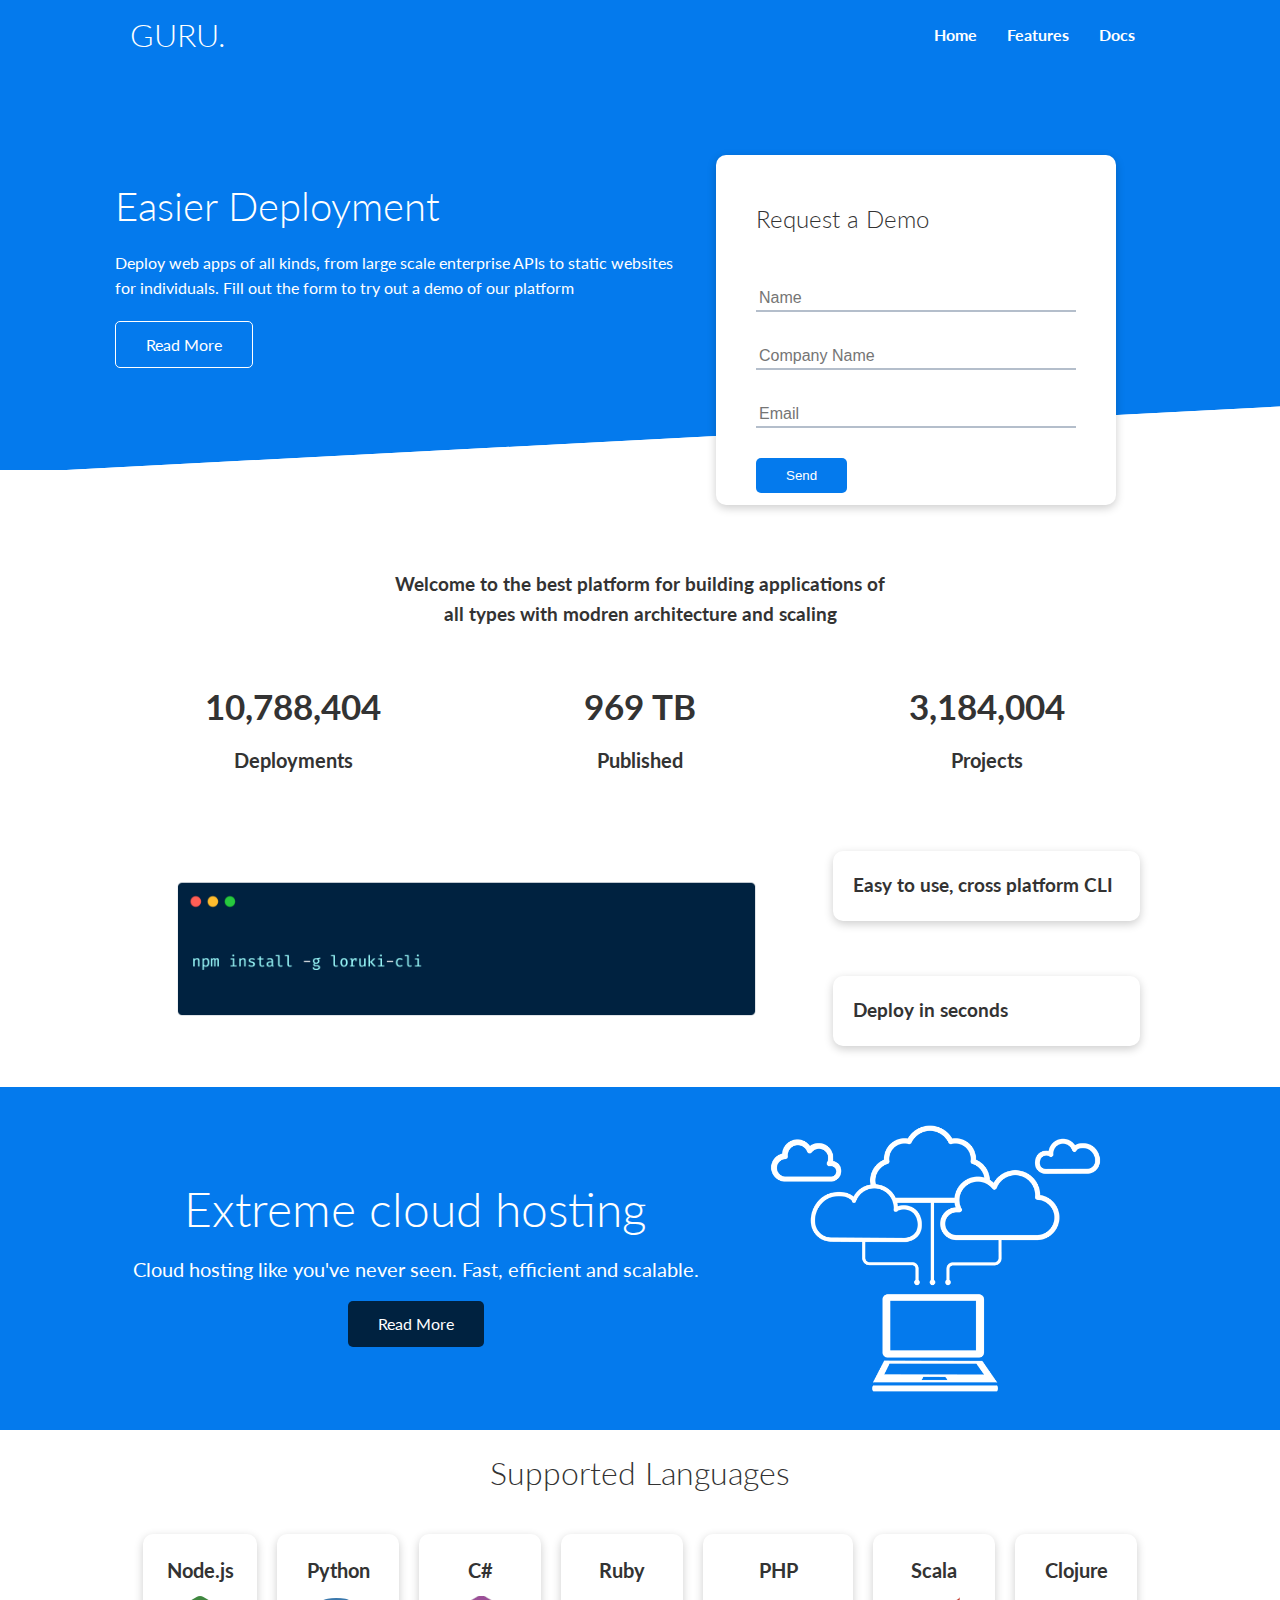
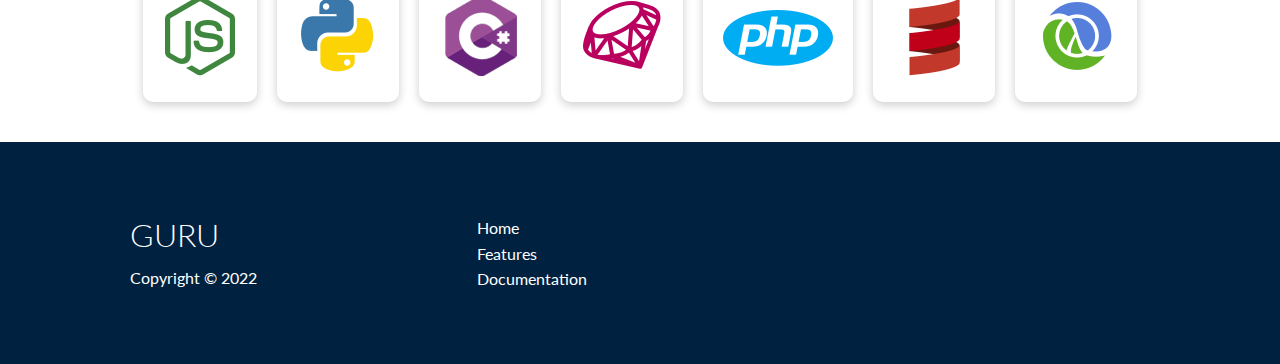
<file: index.html>
<!DOCTYPE html>
<html lang="en">

<head>
    <meta charset="UTF-8">
    <meta http-equiv="X-UA-Compatible" content="IE=edge">
    <meta name="viewport" content="width=device-width, initial-scale=1.0">

    <link rel="stylesheet" href="https://cdnjs.cloudflare.com/ajax/libs/font-awesome/6.0.0-beta2/css/all.min.css"
        integrity="sha512-YWzhKL2whUzgiheMoBFwW8CKV4qpHQAEuvilg9FAn5VJUDwKZZxkJNuGM4XkWuk94WCrrwslk8yWNGmY1EduTA=="
        crossorigin="anonymous" referrerpolicy="no-referrer" />

    <link rel="stylesheet" href="./css/utilities.css">
    <link rel="stylesheet" href="./css/style.css">

    <title>GURU | cloud hosting for everyone.</title>
</head>

<body>

    <div class="navbar">

        <div class="container flex">

            <h1 class="logo">GURU.</h1>

            <nav>

                <ul>

                    <li>
                        <a href="index.html">Home</a>
                    </li>

                    <li>
                        <a href="features.html">Features</a>
                    </li>

                    <li>
                        <a href="docs.html">Docs</a>
                    </li>
                </ul>
            </nav>
        </div>
    </div>

    <section class="showcase">

        <div class="container grid">

            <div class="showcase-text">

                <h1>Easier Deployment</h1>

                <p>Deploy web apps of all kinds, from large scale enterprise APIs to static websites for individuals.
                    Fill out the form to try out a demo of our platform</p>

                <a href="features.html" class="btn btn-outline">Read More</a>
            </div>

            <div class="showcase-form card">

                <h2>Request a Demo</h2>

                <form name="contact" method="post" netlify-honeypot="bot-field" data-netlify="true">

                    <input type="hidden" name="form-name" value="contact">
                    <p class="hidden">
                        <label>
                            Don't fill this out if you're human: <input name="bot-field" />
                        </label>
                    </p>

                    <div class="form-control">
                        <input type="text" name="name" placeholder="Name" required>
                    </div>

                    <div class="form-control">
                        <input type="text" name="company" placeholder="Company Name" required>
                    </div>

                    <div class="form-control">
                        <input type="email" name="email" placeholder="Email" required>
                    </div>

                    <input type="submit" value="Send" class="btn btn-primary">
                </form>
            </div>
        </div>
    </section>

    <section class="stats">

        <div class="container">

            <h3 class="stats-heading text-center m-y-1">
                Welcome to the best platform for building applications of all types with modren architecture and scaling
            </h3>

            <div class="grid grid-3 text-center m-y-4">

                <div>

                    <i class="fas fa-server fa-3x"></i>

                    <h3>10,788,404</h3>

                    <p class="text-secondary">Deployments</p>
                </div>

                <div>

                    <i class="fas fa-upload fa-3x"></i>

                    <h3>969 TB</h3>

                    <p class="text-secondary">Published</p>
                </div>

                <div>

                    <i class="fas fa-project-diagram fa-3x"></i>

                    <h3>3,184,004</h3>

                    <p class="text-secondary">Projects</p>
                </div>
            </div>
        </div>
    </section>

    <section class="cli">

        <div class="container grid">

            <img src="./images/cli.png" />

            <div class="card">
                <h3>Easy to use, cross platform CLI</h3>
            </div>

            <div class="card">
                <h3>Deploy in seconds</h3>
            </div>
        </div>
    </section>

    <section class="cloud bg-primary m-y-2 p-y-2">

        <div class="container grid">

            <div class="text-center">

                <h2 class="lg">
                    Extreme cloud hosting
                </h2>

                <p class="m-y-1 p-big">
                    Cloud hosting like you've never seen. Fast, efficient and scalable.
                </p>

                <a href="features.html" class="btn btn-dark">Read More</a>
            </div>

            <img src="./images/cloud.png" />
        </div>
    </section>

    <section class="languages">

        <h2 class="md text-center m-y-2">
            Supported Languages
        </h2>

        <div class="container flex">

            <div class="card">
                <h4>Node.js</h4>
                <img src="./images/logos/node.png" />
            </div>

            <div class="card">
                <h4>Python</h4>
                <img src="./images/logos/python.png" />
            </div>

            <div class="card">
                <h4>C#</h4>
                <img src="./images/logos/csharp.png" />
            </div>

            <div class="card">
                <h4>Ruby</h4>
                <img src="./images/logos/ruby.png" />
            </div>

            <div class="card">
                <h4>PHP</h4>
                <img src="./images/logos/php.png" />
            </div>

            <div class="card">
                <h4>Scala</h4>
                <img src="./images/logos/scala.png" />
            </div>

            <div class="card">
                <h4>Clojure</h4>
                <img src="./images/logos/clojure.png" />
            </div>
        </div>
    </section>

    <footer class="footer bg-dark p-y-5">

        <div class="container grid grid-3">

            <div>
                <h1>GURU</h1>
                <p>Copyright &copy; 2022</p>
            </div>

            <nav>
                <ul>
                    <li>
                        <a href="index.html">Home</a>
                    </li>

                    <li>
                        <a href="features.html">Features</a>
                    </li>

                    <li>
                        <a href="docs.html">Documentation</a>
                    </li>
                </ul>
            </nav>

            <div class="social">

                <a href="#">
                    <i class="fab fa-facebook fa-2x"></i>
                </a>

                <a href="#">
                    <i class="fab fa-twitter fa-2x"></i>
                </a>

                <a href="#">
                    <i class="fab fa-github fa-2x"></i>
                </a>

                <a href="#">
                    <i class="fab fa-linkedin fa-2x"></i>
                </a>
            </div>
        </div>
    </footer>
</body>

</html>
</file>
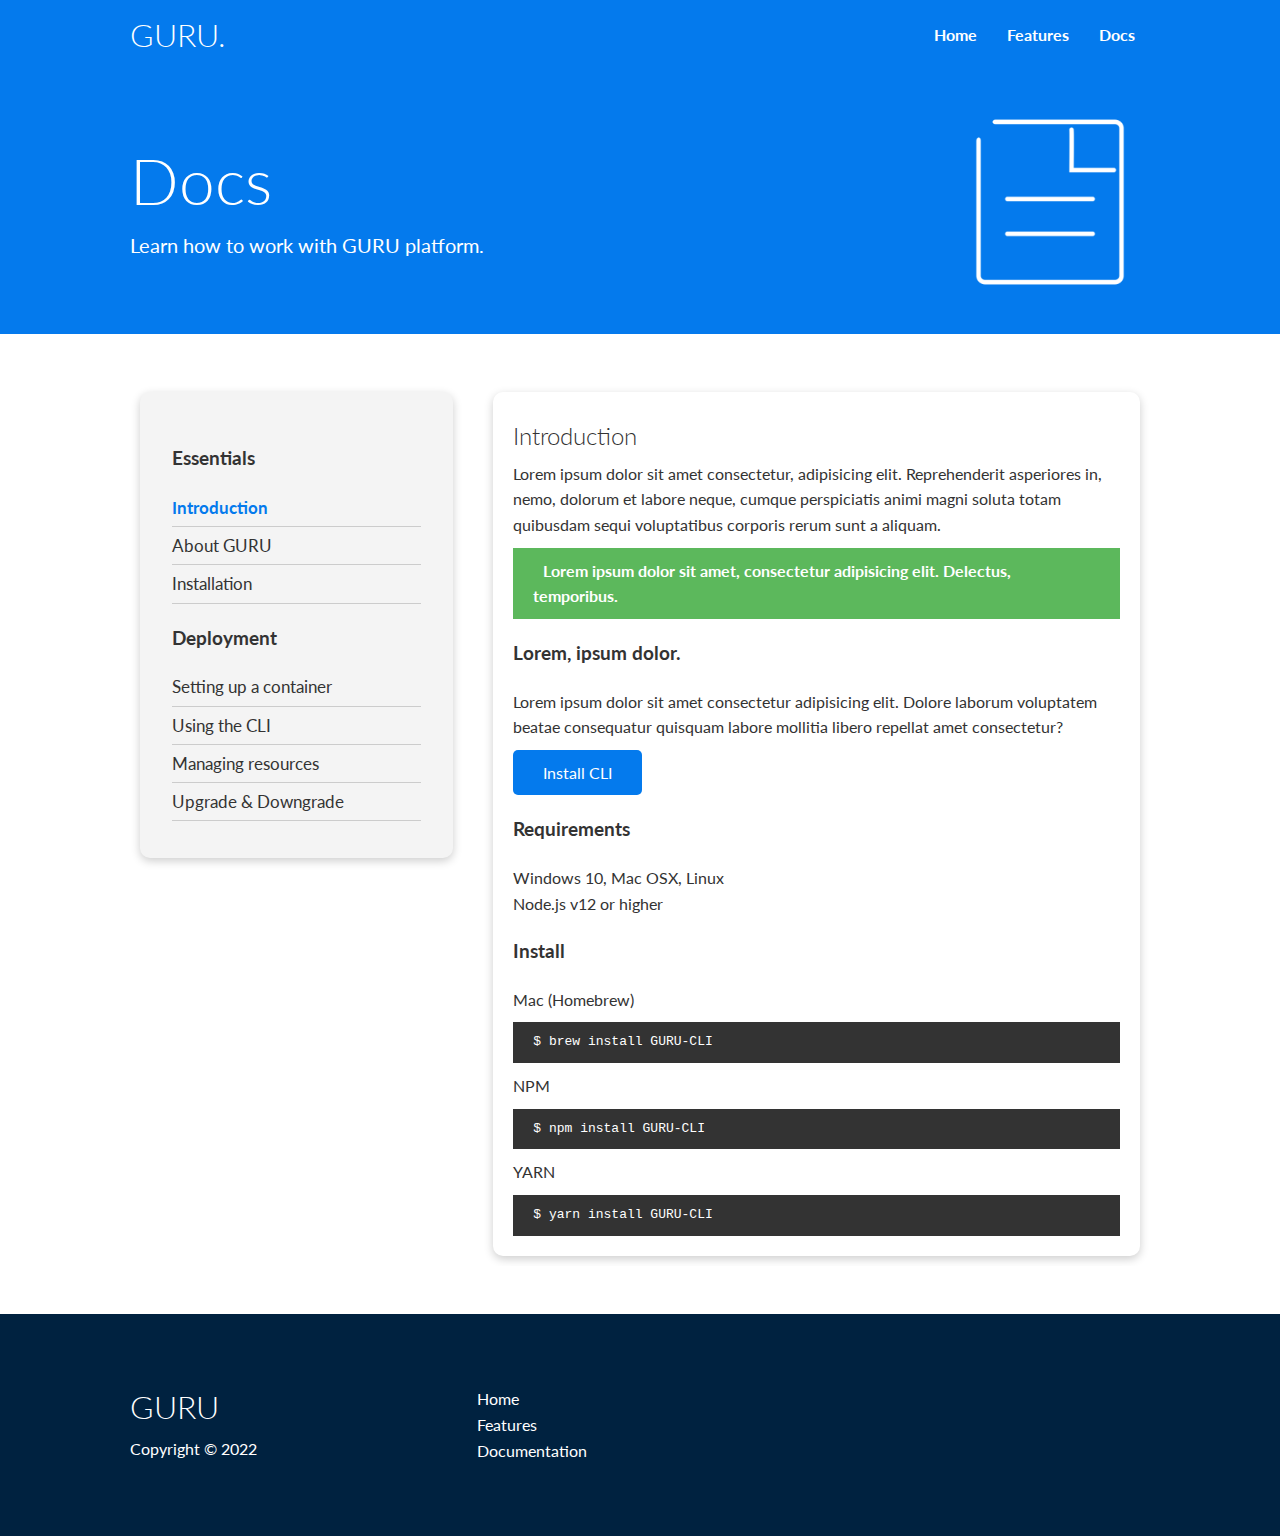
<file: docs.html>
<!DOCTYPE html>
<html lang="en">

<head>
    <meta charset="UTF-8">
    <meta http-equiv="X-UA-Compatible" content="IE=edge">
    <meta name="viewport" content="width=device-width, initial-scale=1.0">

    <link rel="stylesheet" href="https://cdnjs.cloudflare.com/ajax/libs/font-awesome/6.0.0-beta2/css/all.min.css"
        integrity="sha512-YWzhKL2whUzgiheMoBFwW8CKV4qpHQAEuvilg9FAn5VJUDwKZZxkJNuGM4XkWuk94WCrrwslk8yWNGmY1EduTA=="
        crossorigin="anonymous" referrerpolicy="no-referrer" />

    <link rel="stylesheet" href="./css/utilities.css">
    <link rel="stylesheet" href="./css/style.css">

    <title>GURU | cloud hosting for everyone.</title>
</head>

<body>

    <div class="navbar">

        <div class="container flex">

            <h1 class="logo">GURU.</h1>

            <nav>

                <ul>

                    <li>
                        <a href="index.html">Home</a>
                    </li>

                    <li>
                        <a href="features.html">Features</a>
                    </li>

                    <li>
                        <a href="docs.html">Docs</a>
                    </li>
                </ul>
            </nav>
        </div>
    </div>

    <section class="docs bg-primary p-y-3">

        <div class="container grid">

            <div>

                <h1 class="xl">Docs</h1>

                <p class="p-big">
                    Learn how to work with GURU platform.
                </p>
            </div>

            <img src="./images/docs.png" />
        </div>
    </section>

    <section class="docs-main m-y-4">

        <div class="container grid">

            <div class="card bg-light p-3">

                <h3 class="m-y-2">Essentials</h3>

                <nav>

                    <ul>

                        <li>
                            <a class="text-primary" href="#">Introduction</a>
                        </li>

                        <li>
                            <a href="#">About GURU</a>
                        </li>

                        <li>
                            <a href="#">Installation</a>
                        </li>
                    </ul>
                </nav>

                <h3 class="m-y-2">Deployment</h3>

                <nav>

                    <ul>

                        <li>
                            <a href="#">Setting up a container</a>
                        </li>

                        <li>
                            <a href="#">Using the CLI</a>
                        </li>

                        <li>
                            <a href="#">Managing resources</a>
                        </li>

                        <li>
                            <a href="#">Upgrade & Downgrade</a>
                        </li>
                    </ul>
                </nav>
            </div>

            <div class="card">

                <h2>Introduction</h2>

                <p>
                    Lorem ipsum dolor sit amet consectetur, adipisicing elit. Reprehenderit asperiores in, nemo, dolorum et labore neque, cumque perspiciatis animi magni soluta totam quibusdam sequi voluptatibus corporis rerum sunt a aliquam.
                </p>

                <div class="alert alert-success">

                    <i class="fas fa-info"></i>

                    Lorem ipsum dolor sit amet, consectetur adipisicing elit. Delectus, temporibus.
                </div>

                <h3>Lorem, ipsum dolor.</h3>
                <p>
                    Lorem ipsum dolor sit amet consectetur adipisicing elit. Dolore laborum voluptatem beatae consequatur quisquam labore mollitia libero repellat amet consectetur?
                </p>

                <a href="#" class="btn btn-primary">Install CLI</a>

                <h3>Requirements</h3>
                <ul>
                    <li>Windows 10, Mac OSX, Linux</li>
                    <li>Node.js v12 or higher</li>
                </ul>

                <h3>Install</h3>
                <p>Mac (Homebrew)</p>
                <pre><code>$ brew install GURU-CLI</code></pre>

                <p>NPM</p>
                <pre><code>$ npm install GURU-CLI</code></pre>

                <p>YARN</p>
                <pre><code>$ yarn install GURU-CLI</code></pre>
            </div>
        </div>
    </section>

    <footer class="footer bg-dark p-y-5">

        <div class="container grid grid-3">

            <div>
                <h1>GURU</h1>
                <p>Copyright &copy; 2022</p>
            </div>

            <nav>
                <ul>
                    <li>
                        <a href="index.html">Home</a>
                    </li>

                    <li>
                        <a href="features.html">Features</a>
                    </li>

                    <li>
                        <a href="docs.html">Documentation</a>
                    </li>
                </ul>
            </nav>

            <div class="social">

                <a href="#">
                    <i class="fab fa-facebook fa-2x"></i>
                </a>

                <a href="#">
                    <i class="fab fa-twitter fa-2x"></i>
                </a>

                <a href="#">
                    <i class="fab fa-github fa-2x"></i>
                </a>

                <a href="#">
                    <i class="fab fa-linkedin fa-2x"></i>
                </a>
            </div>
        </div>
    </footer>
</file>
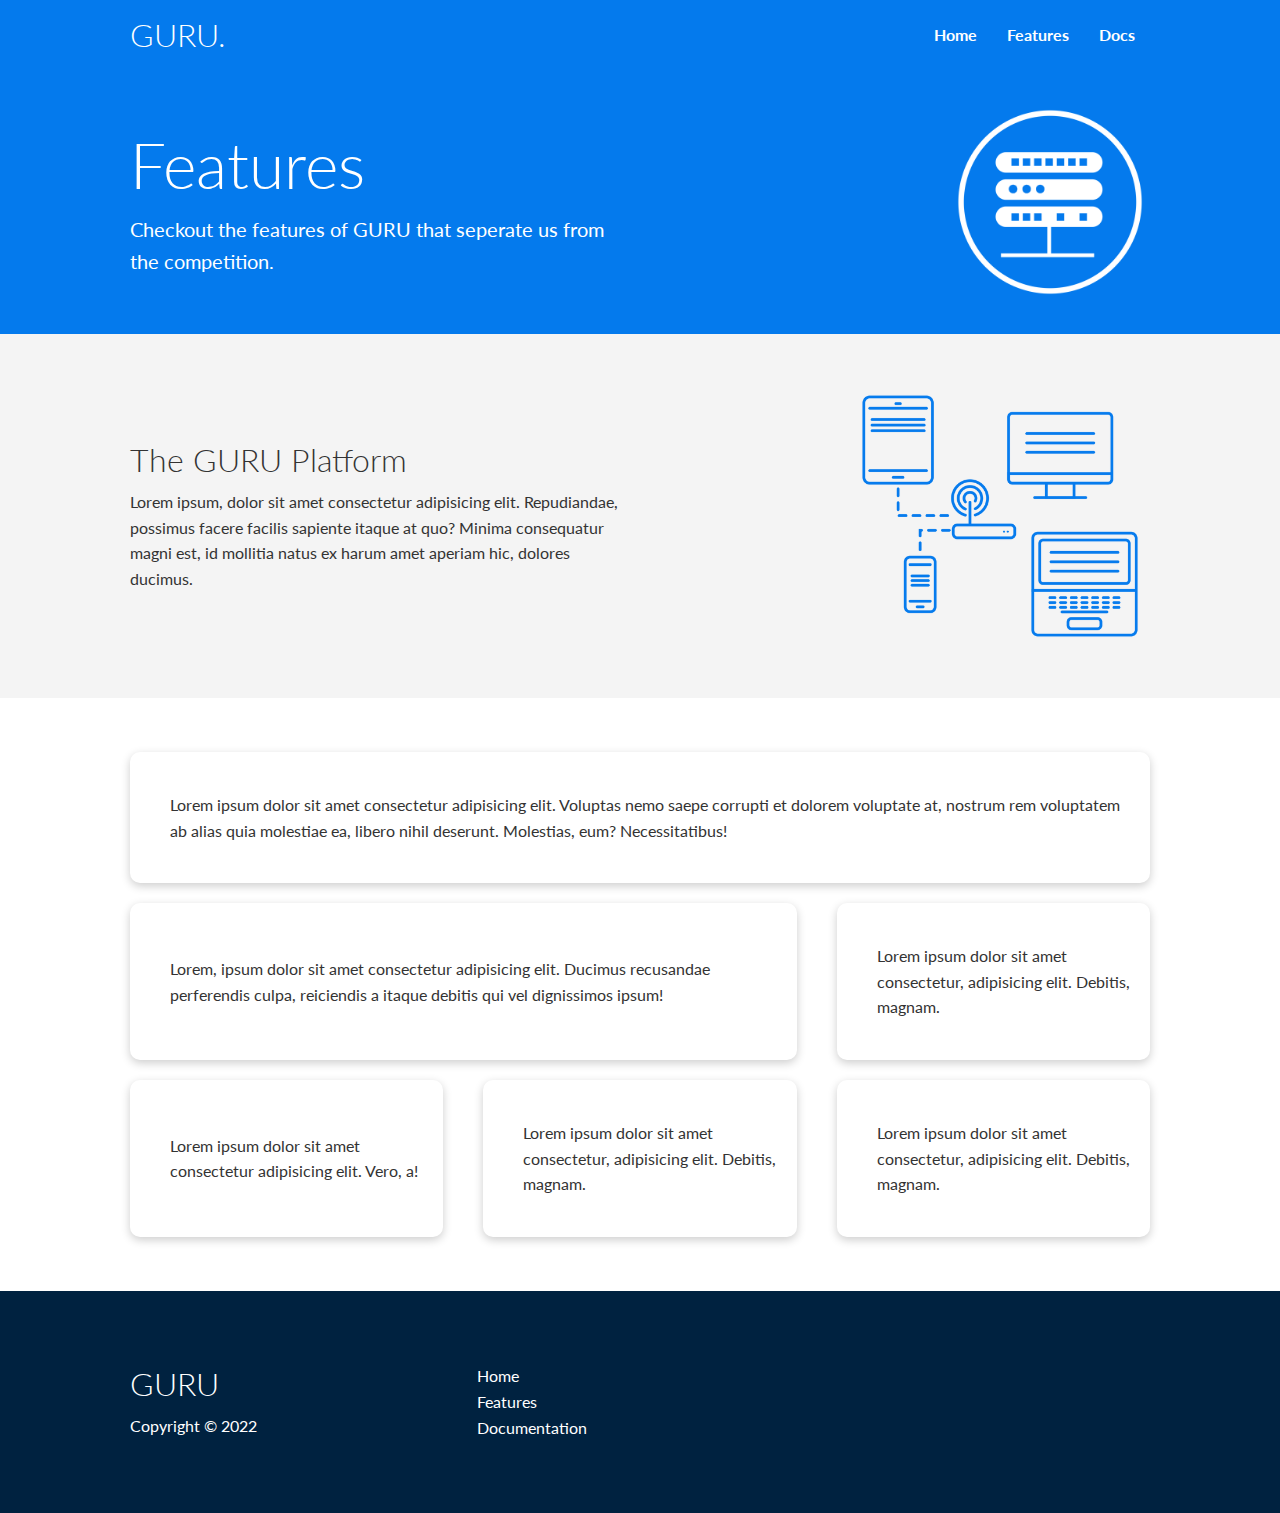
<file: features.html>
<!DOCTYPE html>
<html lang="en">

<head>
    <meta charset="UTF-8">
    <meta http-equiv="X-UA-Compatible" content="IE=edge">
    <meta name="viewport" content="width=device-width, initial-scale=1.0">

    <link rel="stylesheet" href="https://cdnjs.cloudflare.com/ajax/libs/font-awesome/6.0.0-beta2/css/all.min.css"
        integrity="sha512-YWzhKL2whUzgiheMoBFwW8CKV4qpHQAEuvilg9FAn5VJUDwKZZxkJNuGM4XkWuk94WCrrwslk8yWNGmY1EduTA=="
        crossorigin="anonymous" referrerpolicy="no-referrer" />

    <link rel="stylesheet" href="./css/utilities.css">
    <link rel="stylesheet" href="./css/style.css">

    <title>GURU | cloud hosting for everyone.</title>
</head>

<body>

    <div class="navbar">

        <div class="container flex">

            <h1 class="logo">GURU.</h1>

            <nav>

                <ul>

                    <li>
                        <a href="index.html">Home</a>
                    </li>

                    <li>
                        <a href="features.html">Features</a>
                    </li>

                    <li>
                        <a href="docs.html">Docs</a>
                    </li>
                </ul>
            </nav>
        </div>
    </div>

    <section class="features bg-primary p-y-3">

        <div class="container grid">

            <div>

                <h1 class="xl">Features</h1>

                <p class="p-big">
                    Checkout the features of GURU that seperate us from the competition.
                </p>
            </div>

            <img src="./images/server.png" />
        </div>
    </section>

    <section class="features-header bg-light p-y-3">

        <div class="container grid">

            <div>

                <h1 class="md">The GURU Platform</h1>

                <p>
                    Lorem ipsum, dolor sit amet consectetur adipisicing elit. Repudiandae, possimus facere facilis
                    sapiente itaque at quo? Minima consequatur magni est, id mollitia natus ex harum amet aperiam hic,
                    dolores ducimus.
                </p>
            </div>

            <img src="./images/server2.png" />
        </div>
    </section>

    <section class="features-main m-y-2">

        <div class="container grid grid-3">

            <div class="card flex">

                <i class="fas fa-server fa-3x"></i>

                <p>Lorem ipsum dolor sit amet consectetur adipisicing elit. Voluptas nemo saepe corrupti et dolorem
                    voluptate at, nostrum rem voluptatem ab alias quia molestiae ea, libero nihil deserunt. Molestias,
                    eum? Necessitatibus!</p>
            </div>

            <div class="card flex">

                <i class="fas fa-network-wired fa-3x"></i>

                <p>
                    Lorem, ipsum dolor sit amet consectetur adipisicing elit. Ducimus
                    recusandae perferendis culpa, reiciendis a itaque debitis qui vel
                    dignissimos ipsum!
                </p>
            </div>

            <div class="card flex">

                <i class="fas fa-laptop-code fa-3x"></i>

                <p>
                    Lorem ipsum dolor sit amet consectetur, adipisicing elit. Debitis,
                    magnam.
                </p>
            </div>

            <div class="card flex">

                <i class="fas fa-database fa-3x"></i>

                <p>
                    Lorem ipsum dolor sit amet consectetur adipisicing elit. Vero, a!
                </p>
            </div>

            <div class="card flex">

                <i class="fas fa-power-off fa-3x"></i>

                <p>
                    Lorem ipsum dolor sit amet consectetur, adipisicing elit. Debitis,
                    magnam.
                </p>
            </div>

            <div class="card flex">

                <i class="fas fa-upload fa-3x"></i>

                <p>
                    Lorem ipsum dolor sit amet consectetur, adipisicing elit. Debitis,
                    magnam.
                </p>
            </div>
        </div>
    </section>

    <footer class="footer bg-dark p-y-5">

        <div class="container grid grid-3">

            <div>
                <h1>GURU</h1>
                <p>Copyright &copy; 2022</p>
            </div>

            <nav>
                <ul>
                    <li>
                        <a href="index.html">Home</a>
                    </li>

                    <li>
                        <a href="features.html">Features</a>
                    </li>

                    <li>
                        <a href="docs.html">Documentation</a>
                    </li>
                </ul>
            </nav>

            <div class="social">

                <a href="#">
                    <i class="fab fa-facebook fa-2x"></i>
                </a>

                <a href="#">
                    <i class="fab fa-twitter fa-2x"></i>
                </a>

                <a href="#">
                    <i class="fab fa-github fa-2x"></i>
                </a>

                <a href="#">
                    <i class="fab fa-linkedin fa-2x"></i>
                </a>
            </div>
        </div>
    </footer>
</file>
<file: css/utilities.css>
.container {
    max-width: 1100px;
    margin: 0 auto;
    overflow: auto;
    padding: 0 40px;
}


.card {
    background-color: var(--white);
    border-radius: 10px;
    box-shadow: 0 3px 10px rgba(0, 0, 0, 0.2);
    padding: 20px;
    margin: 10px;
    color: var(--grey);
}


.btn {
    display: inline-block;
    padding: 10px 30px;
    cursor: pointer;
    background-color: var(--primary-color);
    color: var(--white);
    border: none;
    border-radius: 5px;
}

.btn:hover {
    transform: scale(0.98);
}

.btn-outline {
    background-color: transparent;
    border: 1px solid var(--white);
}


.flex {
    display: flex;
    justify-content: center;
    align-items: center;
    height: 100%;
}


.grid {
    display: grid;
    grid-template-columns: repeat(2, 1fr);
    gap: 20px;
    justify-content: center;
    align-items: center;
    height: 100%;
}

.grid-3 {
    grid-template-columns: repeat(3, 1fr);
}


.text-center {
    text-align: center;
}


.m-y-1 {
    margin: 1rem 0;
}

.m-y-2 {
    margin: 1.5rem 0;
}

.m-y-3 {
    margin: 2rem 0;
}

.m-y-4 {
    margin: 3rem 0;
}

.m-y-5 {
    margin: 4rem 0;
}

.m-1 {
    margin: 1rem;
}

.m-2 {
    margin: 1.5rem;
}

.m-3 {
    margin: 2rem;
}

.m-4 {
    margin: 3rem;
}

.m-5 {
    margin: 4rem;
}


.p-y-1 {
    padding: 1rem 0;
}

.p-y-2 {
    padding: 1.5rem 0;
}

.p-y-3 {
    padding: 2rem 0;
}

.p-y-4 {
    padding: 3rem 0;
}

.p-y-5 {
    padding: 4rem 0;
}

.p-1 {
    padding: 1rem;
}

.p-2 {
    padding: 1.5rem;
}

.p-3 {
    padding: 2rem;
}

.p-4 {
    padding: 3rem;
}

.p-5 {
    padding: 4rem;
}

.bg-primary,
.btn-primary {
    background-color: var(--primary-color);
    color: var(--white);
}

.bg-secondary,
.btn-secondary {
    background-color: var(--secondary-color);
    color: var(--white);
}

.bg-dark,
.btn-dark {
    background-color: var(--dark-blue);
    color: var(--white);
}

.bg-light,
.btn-light {
    background-color: var(--light-grey);
    color: var(--grey);
}

.bg-primary a,
.btn-primary a,
.bg-secondary a,
.btn-secondary a,
.bg-dark a,
.btn-dark a {
    color: var(--white);
}

.text-primary {
    color: var(--primary-color);
    font-weight: bold;
}


.p-big {
    font-size: 20px;
}

.sm {
    font-size: 1rem;
}

.md {
    font-size: 2rem;
}

.lg {
    font-size: 3rem;
}

.xl {
    font-size: 4rem;
}


.alert {
    background-color: var(--light-grey);
    padding: 10px 20px;
    font-weight: bold;
    margin-top: 15px 0;
}

.alert i {
    margin-right: 10px;
}

.alert-success {
    background-color: var(--success);
    color: var(--white);
}

.alert-error {
    background-color: var(--error);
    color: var(--white);
}
</file>
<file: css/style.css>
@import url("https://fonts.googleapis.com/css2?family=Lato:wght@300&display=swap");

:root {
    --primary-color: #047aed;
    --secondary-color: #1c3fa8;

    --dark-blue: #002240;

    --white: #fff;
    --black: #000;

    --grey: #333;
    --light-grey: #f4f4f4;

    --success: #5cb85c;
    --error: #d9534f;
}

* {
    padding: 0;
    margin: 0;
    box-sizing: border-box;
}

body {
    font-family: "Lato", sans-serif;
    color: var(--grey);
    line-height: 1.6;
}

ul {
    list-style: none;
}

a {
    text-decoration: none;
    color: var(--grey);
}

h1,
h2 {
    font-weight: 300;
    line-height: 1.2;
    margin: 10px 0;
}

p {
    margin: 10px 0;
}

img {
    width: 100%;
}

.hidden {
    visibility: hidden;
    height: 0;
}

.navbar {
    background-color: var(--primary-color);
    color: var(--white);
    height: 70px;
}

.navbar ul {
    display: flex;
}

.navbar ul li {
    font-weight: bold;
}

.navbar a {
    color: var(--white);
    padding: 10px;
    margin: 0 5px;
}

.navbar a:hover {
    border-bottom: 2px solid var(--white);
}

.navbar .flex {
    justify-content: space-between;
}

.showcase {
    height: 400px;
    background-color: var(--primary-color);
    color: var(--white);
    position: relative;
}

.showcase h1 {
    font-size: 40px;
}

.showcase p {
    margin: 20px 0;
}

.showcase .grid {
    grid-template-columns: 55% 45%;
    gap: 30px;
    overflow: visible;
}

.showcase-text {
    animation: slideInFromLeft 0.5s ease-in;
}

.showcase-form {
    position: relative;
    top: 60px;
    height: 350px;
    width: 400px;
    padding: 40px;
    z-index: 100;
    animation: slideInFromRight 0.5s ease-in;
}

.showcase-form .form-control {
    margin: 30px 0;
}

.showcase-form input[type='text'],
.showcase-form input[type='email'] {
    border: 0;
    border-bottom: 2px solid #b4becb;
    width: 100%;
    padding: 3px;
    font-size: 16px;
}

.showcase-form input:focus {
    outline: none;
}

.showcase::before,
.showcase::after {
    content: "";
    position: absolute;
    height: 100px;
    bottom: -70px;
    right: 0;
    left: 0;
    background: var(--white);
    transform: skewY(-3deg);
}

.stats {
    padding-top: 100px;
    animation: slideInFromBottom 0.5s ease-in;
}

.stats-heading {
    max-width: 500px;
    margin: auto;
}

.stats .grid h3 {
    font-size: 35px;
}

.stats .grid p {
    font-size: 20px;
    font-weight: bold;
}

.cli .grid {
    grid-template-columns: repeat(3, 1fr);
    grid-template-rows: repeat(2, 1fr);
}

.cli .grid > *:first-child {
    grid-column: 1 / span 2;
    grid-row: 1 / span 2;
}

.cloud .grid {
    grid-template-columns: 4fr 3fr;
}

.languages .flex {
    flex-wrap: wrap;
}

.languages .card {
    text-align: center;
    margin: 18px 10px 40px;
    transition: transform 0.2s ease-in;
}

.languages .card h4 {
    font-size: 20px;
    margin-bottom: 10px;
}

.languages .card:hover {
    transform: translateY(-15px);
}

.footer .social a {
    margin: 0 10px;
}


.features img {
    width: 200px;
    justify-self: flex-end;
}

.features-header img {
    width: 300px;
    justify-self: flex-end;
}

.features-main .card > i {
    margin-right: 20px;
}

.features-main .grid {
    padding: 30px;
}

.features-main .grid > *:first-child {
    grid-column: 1 / span 3;
}

.features-main .grid > *:nth-child(2) {
    grid-column: 1 / span 2;
}


.docs img {
    width: 200px;
    justify-self: flex-end;
}

.docs-main h3 {
    margin: 20px 0;
}

.docs-main .grid {
    grid-template-columns: 1fr 2fr;
    align-items: flex-start;
}

.docs-main nav li {
    font-size: 17px;
    padding-bottom: 5px;
    margin-bottom: 5px;
    border-bottom: 1px solid #ccc;
}

.docs-main a:hover {
    font-weight: bold;
}

code,
pre {
    background: var(--grey);
    color: var(--white);
    padding: 10px;
}


@keyframes slideInFromLeft {
    0% {
        transform: translateX(-100%);
    }

    100% {
        transform: translateX(0);
    }
}
@keyframes slideInFromRight {
    0% {
        transform: translateX(100%);
    }

    100% {
        transform: translateX(0);
    }
}

@keyframes slideInFromTop {
    0% {
        transform: translateY(-100%);
    }

    100% {
        transform: translateY(0);
    }
}
@keyframes slideInFromBottom {
    0% {
        transform: translateY(100%);
    }

    100% {
        transform: translateY(0);
    }
}


@media (max-width: 768px) {
    .grid,
    .showcase .grid,
    .stats .grid,
    .cli .grid,
    .cloud .grid,
    .features-main .grid,
    .docs-main .grid {
        grid-template-columns: 1fr;
        grid-template-rows: 1fr;
    }

    .showcase {
        height: auto;
    }

    .showcase-text {
        text-align: center;
        margin-top: 50px;
        animation: slideInFromTop 0.5s ease-in;
    }

    .showcase-form {
        justify-self: center;
        margin: auto;
        animation: slideInFromBottom 0.5s ease-in;
    }

    .cli .grid > *:first-child {
        grid-column: 1;
        grid-row: 1;
    }


    .features,
    .features-header,
    .docs {
        text-align: center; 
    }

    .features img,
    .features-header img,
    .docs img {
        justify-self: center; 
    }

    .features-main .grid > *:first-child,
    .features-main .grid > *:nth-child(2) {
        grid-column: 1;
    }
}

@media (max-width: 500px) {
    .navbar {
        height: 110px;
    }

    .navbar .flex {
        flex-direction: column;
    }

    .navbar ul {
        padding: 10px;
        background-color: rgba(0, 0, 0, 0.1);
    }
}
</file>
